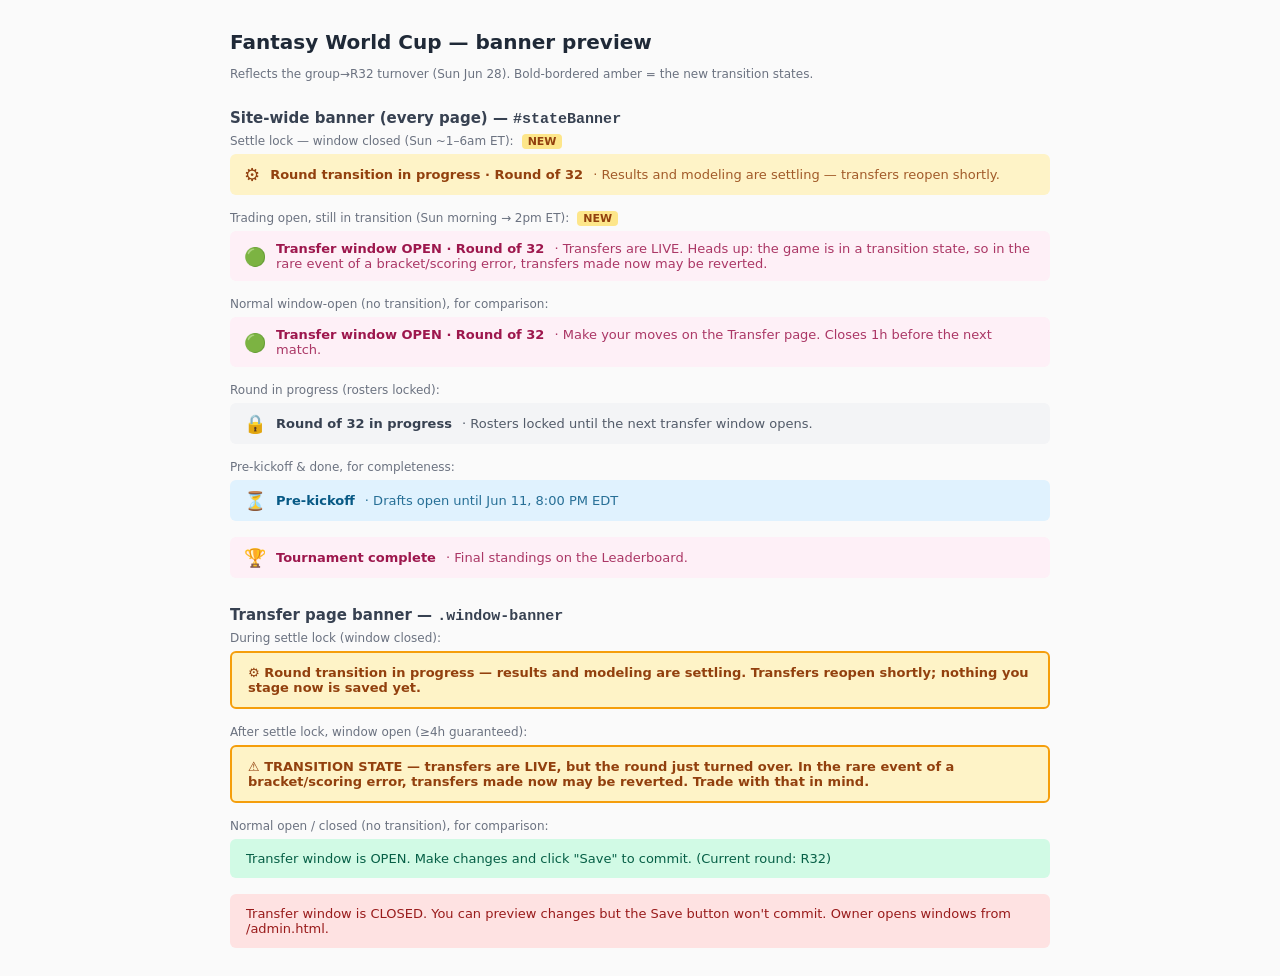
<file: docs/_banner_preview.html>
<!DOCTYPE html>
<!--
  DEV PREVIEW (not linked from the app). Shows every game-state banner,
  including the new transition states, with the REAL markup/CSS so you can
  eyeball them. Mirrors:
    - shared.js  -> renderStateBanner()      (the site-wide #stateBanner)
    - transfer.html -> .window-banner + its text (the transfer-page banner)
  Keep in sync if those change. Open directly:  open docs/_banner_preview.html
-->
<html lang="en">
<head>
<meta charset="utf-8">
<title>FWC banner preview</title>
<style>
  body { font-family: -apple-system, system-ui, sans-serif; max-width: 820px;
         margin: 30px auto; padding: 0 20px; color: #1f2937; background:#fafafa; }
  h1 { font-size: 20px; } h2 { font-size: 15px; margin: 28px 0 6px; color:#374151; }
  .when { font-size: 12px; color:#6b7280; margin: 0 0 6px; }
  .new { background:#fde68a; color:#92400e; font-size:11px; font-weight:700;
         padding:1px 6px; border-radius:4px; margin-left:8px; vertical-align:middle; }
  /* ---- transfer.html .window-banner (copied verbatim) ---- */
  .window-banner { padding: 12px 16px; border-radius: 6px; margin-bottom: 16px;
                   font-size: 13px; display: flex; align-items: center; gap: 12px; }
  .window-banner.open  { background: #d1fae5; color: #065f46; }
  .window-banner.closed { background: #fee2e2; color: #991b1b; }
  .window-banner.transition { background: #fef3c7; color: #92400e;
                              border: 2px solid #f59e0b; font-weight: 600; }
</style>
</head>
<body>
<h1>Fantasy World Cup — banner preview</h1>
<p class="when">Reflects the group→R32 turnover (Sun Jun 28). Bold-bordered amber = the new transition states.</p>

<h2>Site-wide banner (every page) — <code>#stateBanner</code></h2>
<div id="globalBanners"></div>

<h2>Transfer page banner — <code>.window-banner</code></h2>
<p class="when">During settle lock (window closed):</p>
<div class="window-banner transition closed">⚙️ Round transition in progress — results and modeling are settling. Transfers reopen shortly; nothing you stage now is saved yet.</div>
<p class="when">After settle lock, window open (≥4h guaranteed):</p>
<div class="window-banner transition">⚠️ TRANSITION STATE — transfers are LIVE, but the round just turned over. In the rare event of a bracket/scoring error, transfers made now may be reverted. Trade with that in mind.</div>
<p class="when">Normal open / closed (no transition), for comparison:</p>
<div class="window-banner open">Transfer window is OPEN. Make changes and click "Save" to commit. (Current round: R32)</div>
<div class="window-banner closed">Transfer window is CLOSED. You can preview changes but the Save button won't commit. Owner opens windows from /admin.html.</div>

<script>
// --- copy of shared.js renderStateBanner() output (keep in sync) ---
function renderStateBanner(targetEl, state) {
  const ROUND_NAMES = { 'group':'Group stage','R32':'Round of 32','R16':'Round of 16',
    'QF':'Quarter-finals','SF':'Semi-finals','F':'Final' };
  let bg, color, icon, title, sub;
  if (state.state === 'pre-kickoff') {
    bg='#e0f2fe'; color='#075985'; icon='⏳'; title='Pre-kickoff';
    sub='Drafts open until Jun 11, 8:00 PM EDT';
  } else if (state.state === 'round-in-progress') {
    bg='#f3f4f6'; color='#374151'; icon='🔒';
    title=`${ROUND_NAMES[state.round]} in progress`;
    sub='Rosters locked until the next transfer window opens.';
  } else if (state.state === 'transition-settling') {
    bg='#fef3c7'; color='#92400e'; icon='⚙️';
    title=`Round transition in progress · ${ROUND_NAMES[state.round]}`;
    sub='Results and modeling are settling — transfers reopen shortly.';
  } else if (state.state === 'window-open') {
    bg='#fef0f7'; color='#9d174d'; icon='🟢';
    title=`Transfer window OPEN · ${ROUND_NAMES[state.round]}`;
    sub = state.transition
      ? 'Transfers are LIVE. Heads up: the game is in a transition state, so in the rare event of a bracket/scoring error, transfers made now may be reverted.'
      : 'Make your moves on the Transfer page. Closes 1h before the next match.';
  } else if (state.state === 'done') {
    bg='#fef0f7'; color='#9d174d'; icon='🏆'; title='Tournament complete';
    sub='Final standings on the Leaderboard.';
  } else { return; }
  targetEl.insertAdjacentHTML('beforeend', `
    <div style="background:${bg}; color:${color}; padding:10px 14px; border-radius:6px;
                margin-bottom:16px; font-size:13px; display:flex; align-items:center; gap:10px">
      <span style="font-size:18px">${icon}</span>
      <div style="flex:1"><strong>${title}</strong>
        <span style="opacity:0.85; margin-left:6px">· ${sub}</span></div>
    </div>`);
}
const host = document.getElementById('globalBanners');
const label = (t, isNew) => host.insertAdjacentHTML('beforeend',
  `<p class="when">${t}${isNew ? '<span class="new">NEW</span>' : ''}</p>`);
label('Settle lock — window closed (Sun ~1–6am ET):', true);
renderStateBanner(host, { state:'transition-settling', round:'R32' });
label('Trading open, still in transition (Sun morning → 2pm ET):', true);
renderStateBanner(host, { state:'window-open', round:'R32', transition:true });
label('Normal window-open (no transition), for comparison:');
renderStateBanner(host, { state:'window-open', round:'R32' });
label('Round in progress (rosters locked):');
renderStateBanner(host, { state:'round-in-progress', round:'R32' });
label('Pre-kickoff & done, for completeness:');
renderStateBanner(host, { state:'pre-kickoff' });
renderStateBanner(host, { state:'done' });
</script>
</body>
</html>
</file>
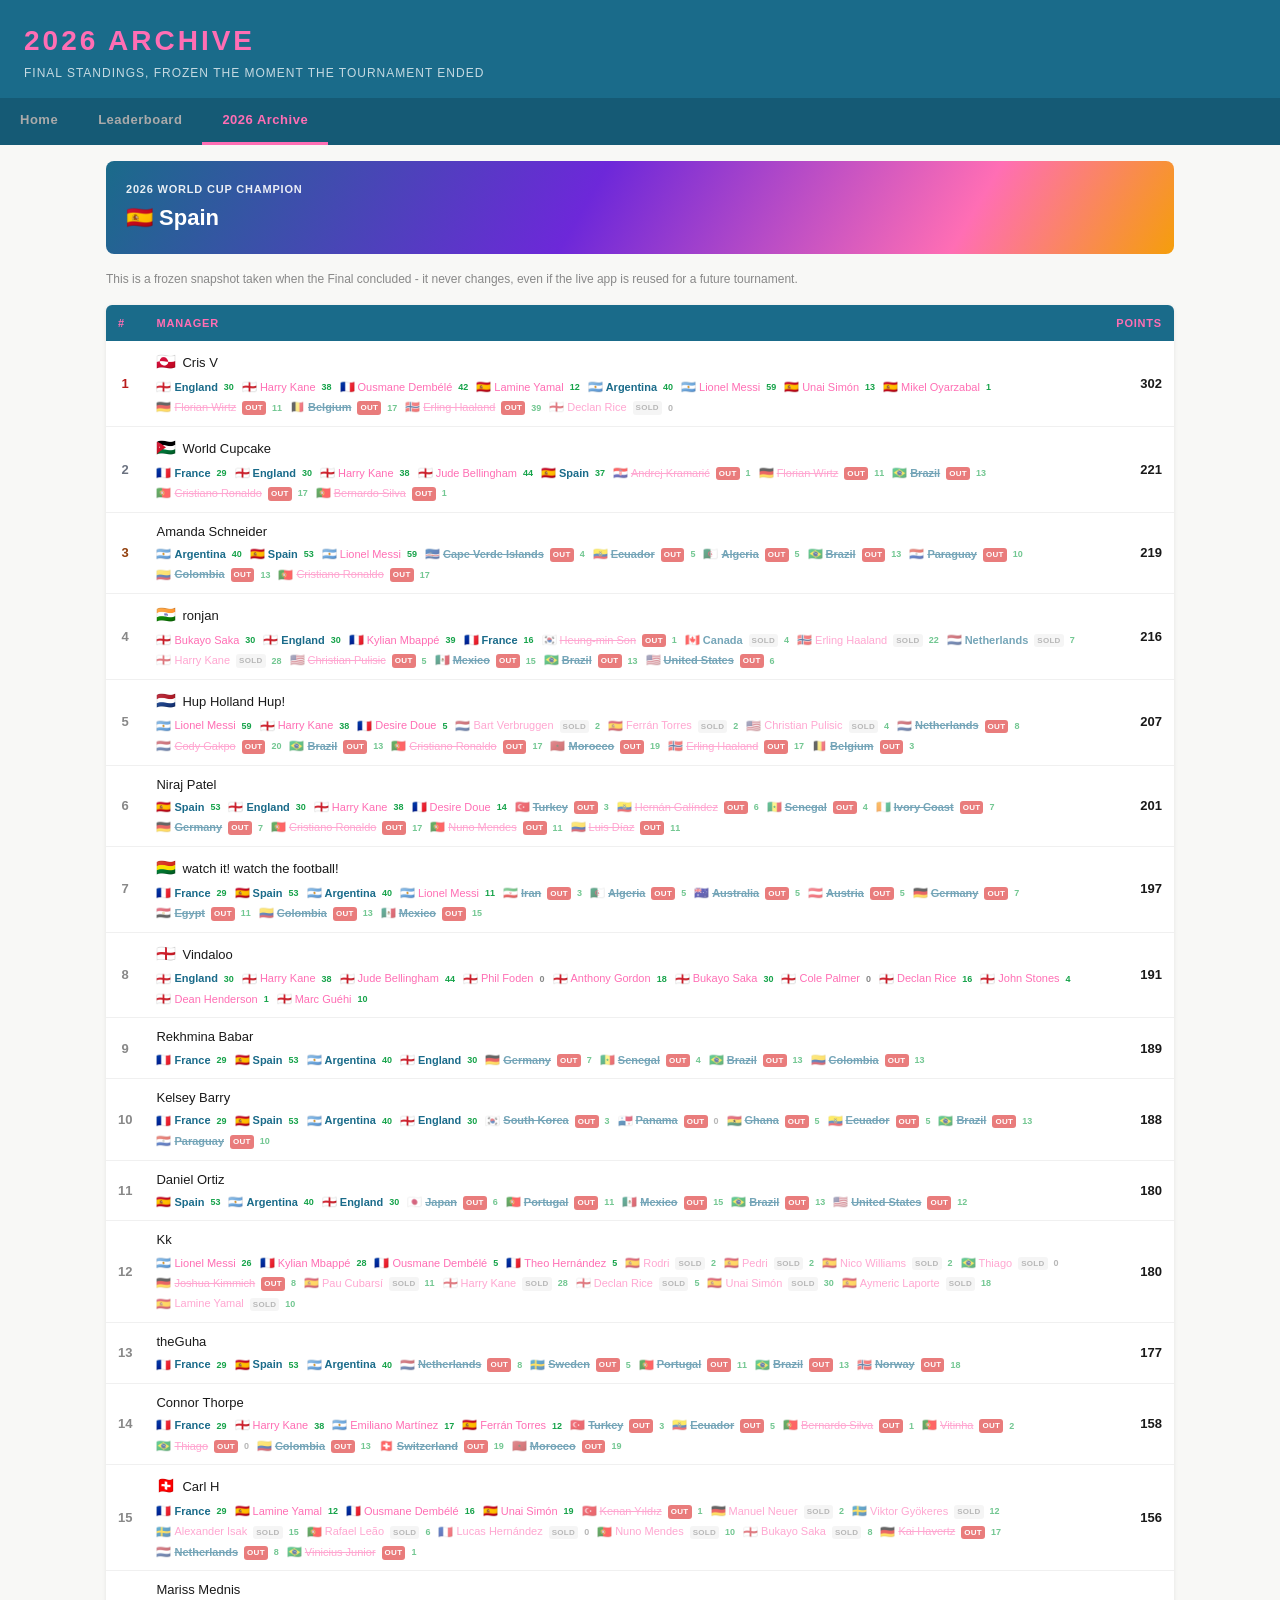
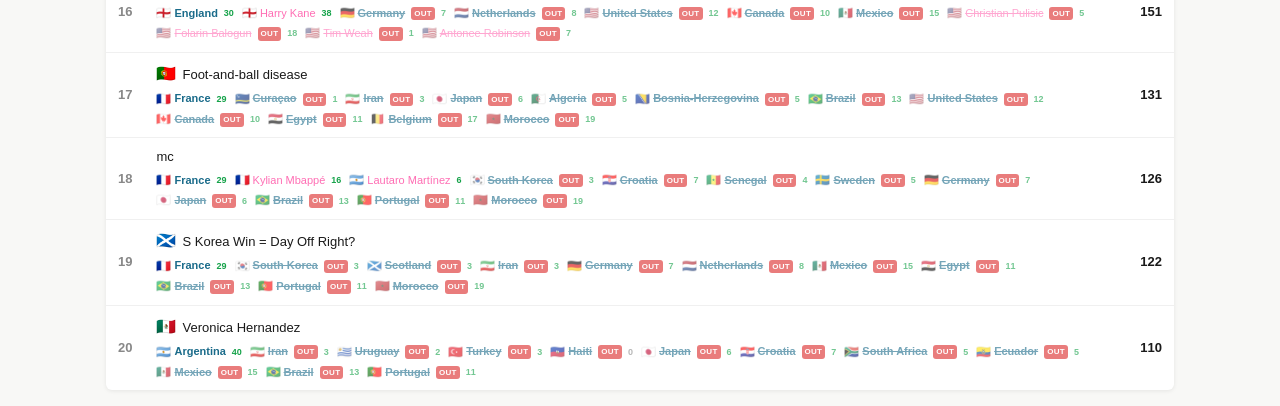
<file: docs/archive-2026.html>
<!DOCTYPE html>
<html lang="en">
<head>
<meta charset="UTF-8">
<meta name="viewport" content="width=device-width, initial-scale=1.0">
<title>2026 Archive · Fantasy World Cup 2026</title>
<link rel="stylesheet" href="./shared.css">
<style>
  .champion-card {
    background: linear-gradient(120deg,#1a6b8a,#6d28d9 45%,#ff6eb4 80%,#f59e0b);
    border-radius: 8px; padding: 20px; margin-bottom: 16px; color: #fff;
  }
  .champion-card .cc-eyebrow {
    font-size: 11px; font-weight: 700; letter-spacing: 0.8px; text-transform: uppercase;
    opacity: 0.9;
  }
  .champion-card .cc-name { font-size: 22px; font-weight: 800; margin-top: 4px; }

  /* Specificity note: shared.css's `table.data .rank-cell` rule (1 type + 2
     classes) outranks a plain `.rank-cell.podium-N` (2 classes) - so these
     need the `table.data` prefix too, or the muted default silently wins. */
  table.data .rank-cell.podium-1 { color: #b91c1c; }
  table.data .rank-cell.podium-2 { color: #6b7280; }
  table.data .rank-cell.podium-3 { color: #92400e; }

  .lb-roster {
    margin-top: 5px;
    display: flex; flex-wrap: wrap; gap: 3px 8px;
    font-size: 11px; line-height: 1.45;
  }
  .lb-roster .rp {
    display: inline-flex; align-items: center; gap: 3px;
    white-space: nowrap;
  }
  .lb-roster .rp.team   { color: var(--bg-header); font-weight: 600; }
  .lb-roster .rp.player { color: var(--accent); }
  .lb-roster .rp-flag {
    font-size: 12px;
    font-family: 'Apple Color Emoji','Segoe UI Emoji','Noto Color Emoji',sans-serif;
  }
  .lb-roster .rp-pts {
    margin-left: 3px;
    font-size: 9px; font-weight: 700;
    vertical-align: super;
    color: var(--text-muted);
  }
  .lb-roster .rp-pts.scoring { color: #16a34a; }
  .lb-roster .rp.rp-exited { opacity: 0.6; }
  .lb-roster .rp.rp-elim .rp-xname { text-decoration: line-through; }
  .lb-roster .rp-tag {
    font-size: 8px; font-weight: 700; text-transform: uppercase;
    letter-spacing: 0.3px; border-radius: 3px; padding: 1px 3px; margin-left: 3px;
  }
  .lb-roster .rp-tag.out  { color: #fff; background: #dc2626; }
  .lb-roster .rp-tag.sold { color: var(--text-muted); background: var(--border-row); }

  .archive-note {
    font-size: 12px; color: var(--text-muted); margin: 0 0 16px; line-height: 1.55;
  }
  .empty-state { text-align: center; padding: 48px 24px; color: var(--text-muted); }
</style>
</head>
<body>

<header class="site-header">
  <h1>2026 ARCHIVE</h1>
  <p class="subtitle">Final standings, frozen the moment the tournament ended</p>
</header>

<nav class="site-nav" id="siteNav">
  <a href="./index.html">Home</a>
  <a href="./leaderboard.html">Leaderboard</a>
  <a href="./archive-2026.html" class="active">2026 Archive</a>
</nav>

<main>
  <div id="championCard"></div>
  <p class="archive-note">
    This is a frozen snapshot taken when the Final concluded - it never changes,
    even if the live app is reused for a future tournament.
  </p>

  <table class="data">
    <thead>
      <tr>
        <th>#</th>
        <th>Manager</th>
        <th class="num">Points</th>
      </tr>
    </thead>
    <tbody id="archBody">
      <tr><td colspan="3" class="empty-state">Loading&hellip;</td></tr>
    </tbody>
  </table>
</main>

<script>
  const escape = (s) => String(s ?? '').replace(/[&<>"']/g, (c) => (
    { '&': '&amp;', '<': '&lt;', '>': '&gt;', '"': '&quot;', "'": '&#39;' }[c]
  ));

  async function loadArchive() {
    const archBody = document.getElementById('archBody');
    try {
      const [meta, leaderboard, teams, players, seedTeams] = await Promise.all([
        ...['meta', 'leaderboard', 'teams', 'players'].map(f =>
          fetch(`./archive/2026/${f}.json`).then(r => r.json())),
        fetch('./data/seed_teams.json').then(r => r.json()),
      ]);

      const teamById = Object.fromEntries(teams.map(t => [t.id, t]));
      const playerById = Object.fromEntries(players.map(p => [p.id, p]));
      const teamEmoji = Object.fromEntries(seedTeams.map(t => [t.id, t.emoji || '']));

      renderChampion(meta, teamEmoji);
      renderTable(leaderboard, teamById, playerById, teamEmoji);
    } catch (e) {
      archBody.innerHTML = `<tr><td colspan="3" class="empty-state">
        Couldn't load the archive: ${escape(e.message)}
      </td></tr>`;
    }
  }

  function renderChampion(meta, teamEmoji) {
    const el = document.getElementById('championCard');
    if (!meta.championTeamName) return;
    const emoji = teamEmoji[meta.championTeamId] || '';
    el.innerHTML = `
      <div class="champion-card">
        <div class="cc-eyebrow">2026 World Cup Champion</div>
        <div class="cc-name">${emoji ? emoji + ' ' : ''}${escape(meta.championTeamName)}</div>
      </div>`;
  }

  function rosterLineHtml(roster, exited) {
    const held = (roster || []).filter(p => p && p.currentlyHeld !== false);
    const exitedArr = exited || [];
    if (!held.length && !exitedArr.length) return '';
    const chip = (kind, flag, label, pts) =>
      `<span class="rp ${kind}">${flag ? `<span class="rp-flag">${flag}</span>` : ''}${escape(label)}` +
      `<span class="rp-pts${pts > 0 ? ' scoring' : ''}">${pts}</span></span>`;
    const exitedChip = (e, flag, label) => {
      const pts = e.points ?? 0;
      const elim = e.exitReason === 'eliminated';
      return `<span class="rp rp-exited ${elim ? 'rp-elim' : 'rp-sold'} ${e.kind}">` +
        `${flag ? `<span class="rp-flag">${flag}</span>` : ''}` +
        `<span class="rp-xname">${escape(label)}</span>` +
        `<span class="rp-tag ${elim ? 'out' : 'sold'}">${elim ? 'out' : 'sold'}</span>` +
        `<span class="rp-pts${pts > 0 ? ' scoring' : ''}">${pts}</span></span>`;
    };
    const chips = [
      ...held.map(p => chip(p.kind, p._flag, p._label, p.points ?? 0)),
      ...exitedArr.map(e => exitedChip(e, e._flag, e._label)),
    ];
    return `<div class="lb-roster">${chips.join('')}</div>`;
  }

  function renderTable(rows, teamById, playerById, teamEmoji) {
    const archBody = document.getElementById('archBody');
    if (!rows.length) {
      archBody.innerHTML = `<tr><td colspan="3" class="empty-state">No archived standings yet.</td></tr>`;
      return;
    }
    const labelFor = (kind, id) => kind === 'team'
      ? (teamById[id]?.name || id) : (playerById[id]?.name || id);
    const flagFor = (kind, id) => kind === 'team'
      ? (teamEmoji[id] || '') : (teamEmoji[playerById[id]?.teamId] || '');

    archBody.innerHTML = rows.map((u, i) => {
      const rank = i + 1;
      const podiumClass = rank <= 3 ? `podium-${rank}` : '';
      const flagSpan = u.countryFlag
        ? `<span style="font-size:16px; margin-right:6px; font-family:'Apple Color Emoji','Segoe UI Emoji','Noto Color Emoji',sans-serif">${u.countryFlag}</span>`
        : '';
      const roster = (u.roster || []).map(p =>
        ({ ...p, _label: labelFor(p.kind, p.assetId), _flag: flagFor(p.kind, p.assetId) }));
      const exited = (u.exitedPicks || []).map(p =>
        ({ ...p, _label: labelFor(p.kind, p.assetId), _flag: flagFor(p.kind, p.assetId) }));
      const rosterLine = rosterLineHtml(roster, exited);
      return `<tr>
        <td class="rank-cell ${podiumClass}">${rank}</td>
        <td>${flagSpan}${escape(u.name)}${rosterLine}</td>
        <td class="num"><strong>${u.totalPoints}</strong></td>
      </tr>`;
    }).join('');
  }

  loadArchive();
</script>
</body>
</html>
</file>
<file: docs/shared.css>
/* Fantasy World Cup - shared styles
 * Palette and conventions match the existing Power Rankings sites.
 * See /Users/ronjan/My Drive/~RJ/fakeronjan/Power Rankings/soccer international/docs/index.html
 */

:root {
  --bg-page:    #f8f8f6;
  --bg-card:    #ffffff;
  --bg-header:  #1a6b8a;
  --bg-nav:     #155a75;
  --accent:     #ff6eb4;
  --text-body:  #1a1a1a;
  --text-muted: #888;
  --border:     #ddd;
  --border-row: #f0f0f0;
}

*, *::before, *::after { box-sizing: border-box; margin: 0; padding: 0; }

body {
  font-family: -apple-system, BlinkMacSystemFont, 'Segoe UI', Roboto, sans-serif;
  background: var(--bg-page);
  color: var(--text-body);
  font-size: 14px;
  line-height: 1.5;
}

a { color: var(--bg-header); text-decoration: none; }
a:hover { text-decoration: underline; }

/* ---------- header ---------- */
header.site-header {
  background: var(--bg-header);
  color: #fff;
  padding: 20px 24px 16px;
}
header.site-header h1 {
  font-size: 28px;
  font-weight: 800;
  letter-spacing: 3px;
  color: var(--accent);
}
header.site-header p.subtitle {
  font-size: 12px;
  color: rgba(255,255,255,0.75);
  margin-top: 2px;
  letter-spacing: 1px;
  text-transform: uppercase;
}
header.site-header p.user-line {
  font-size: 12px;
  color: rgba(255,255,255,0.82);
  margin-top: 8px;
}
header.site-header p.user-line button {
  background: none;
  border: 1px solid rgba(255,255,255,0.4);
  color: #fff;
  padding: 3px 10px;
  border-radius: 999px;
  font-size: 11px;
  cursor: pointer;
  margin-left: 8px;
}
header.site-header p.user-line button:hover { border-color: var(--accent); color: var(--accent); }

/* ---------- nav ---------- */
nav.site-nav {
  background: var(--bg-nav);
  display: flex;
  gap: 0;
  overflow-x: auto;
}
nav.site-nav a {
  background: none;
  border: none;
  color: #aaa;
  padding: 12px 20px;
  font-size: 13px;
  font-weight: 600;
  cursor: pointer;
  letter-spacing: 0.5px;
  white-space: nowrap;
  border-bottom: 3px solid transparent;
  transition: color 0.15s, border-color 0.15s;
  text-decoration: none;
}
nav.site-nav a:hover { color: #fff; text-decoration: none; }
nav.site-nav a.active { color: var(--accent); border-bottom-color: var(--accent); }

/* ---------- main + cards ---------- */
main {
  padding: 16px;
  max-width: 1100px;
  margin: 0 auto;
}
.card {
  background: var(--bg-card);
  border-radius: 6px;
  padding: 24px;
  box-shadow: 0 1px 4px rgba(0,0,0,0.08);
  margin-bottom: 16px;
}
.card h2 {
  font-size: 18px;
  font-weight: 700;
  color: var(--bg-header);
  margin-bottom: 12px;
  letter-spacing: 0.5px;
}
.card p { margin-bottom: 8px; }
.card p.muted { color: var(--text-muted); font-size: 13px; }

/* ---------- buttons ---------- */
.btn {
  background: var(--bg-header);
  color: #fff;
  border: none;
  padding: 10px 18px;
  font-size: 14px;
  font-weight: 600;
  letter-spacing: 0.4px;
  border-radius: 4px;
  cursor: pointer;
  display: inline-flex;
  align-items: center;
  gap: 8px;
}
.btn:hover { background: var(--bg-nav); }
.btn.btn-accent { background: var(--accent); }
.btn.btn-accent:hover { background: #d94d92; }
.btn:disabled { opacity: 0.5; cursor: not-allowed; }

/* ---------- pills ---------- */
.pills { display: flex; flex-wrap: wrap; gap: 6px; margin-bottom: 12px; }
.pills button {
  background: var(--bg-card);
  border: 1px solid var(--border);
  color: var(--bg-header);
  padding: 6px 12px;
  font-size: 12px;
  font-weight: 600;
  border-radius: 999px;
  cursor: pointer;
  letter-spacing: 0.3px;
}
.pills button:hover { background: #fafafa; }
.pills button.active {
  background: var(--bg-header);
  color: var(--accent);
  border-color: var(--bg-header);
}

/* ---------- tables ---------- */
table.data {
  width: 100%;
  border-collapse: collapse;
  background: var(--bg-card);
  border-radius: 6px;
  overflow: hidden;
  box-shadow: 0 1px 4px rgba(0,0,0,0.08);
}
table.data thead th {
  background: var(--bg-header);
  color: var(--accent);
  padding: 10px 12px;
  text-align: left;
  font-size: 11px;
  font-weight: 700;
  letter-spacing: 0.8px;
  text-transform: uppercase;
  white-space: nowrap;
}
table.data tbody tr { border-bottom: 1px solid var(--border-row); }
table.data tbody tr:last-child { border-bottom: none; }
table.data tbody tr:hover { background: #fafafa; }
table.data tbody td {
  padding: 9px 12px;
  font-size: 13px;
  vertical-align: middle;
}
table.data .rank-cell {
  font-weight: 700;
  color: var(--text-muted);
  width: 36px;
  text-align: center;
}
table.data .num { font-variant-numeric: tabular-nums; text-align: right; }
table.data tr.eliminated td { color: var(--text-muted); text-decoration: line-through; }

/* ---------- form controls ---------- */
input[type="text"], input[type="search"], select {
  padding: 7px 10px;
  border: 1px solid var(--border);
  border-radius: 4px;
  font-size: 13px;
  background: var(--bg-card);
  font-family: inherit;
}
input[type="text"]:focus, input[type="search"]:focus, select:focus {
  outline: none;
  border-color: var(--bg-header);
}

/* ---------- flag emojis (replaces broken football-data.org crests) ----- */
/* Apple Color Emoji renders flags consistently on Mac/iOS. Other OSes fall
 * back to Segoe UI Emoji / Noto Color Emoji which also handle country
 * flags. Subdivision flags (England/Scotland) may degrade on Windows. */
.flag, .flag-sm {
  display: inline-block;
  vertical-align: middle;
  flex-shrink: 0;
  font-family: "Apple Color Emoji", "Segoe UI Emoji", "Noto Color Emoji", sans-serif;
  line-height: 1;
}
.flag    { font-size: 20px; margin-right: 8px; }
.flag-sm { font-size: 14px; margin-right: 6px; }

/* ---------- honor pills (awards + recent titles) ----------------------- */
.honors-line {
  margin-top: 3px;
  line-height: 1.7;
}
.honor-pill {
  display: inline-block;
  font-size: 10px;
  font-weight: 600;
  padding: 1px 7px;
  border-radius: 3px;
  background: rgba(255, 110, 180, 0.13);
  color: var(--accent);
  margin-right: 4px;
  letter-spacing: 0.2px;
  white-space: nowrap;
}
.honor-pill.recent-title {
  background: rgba(26, 107, 138, 0.10);
  color: var(--bg-header);
}

/* ---------- flag knockout cross-promo ---------- */
.flag-promo {
  display: flex; align-items: center; gap: 12px; text-decoration: none;
  background: linear-gradient(120deg, #1a6b8a 0%, #6d28d9 45%, #ff6eb4 80%, #f59e0b 100%);
  color: #fff; border-radius: 10px; padding: 12px 16px; margin-bottom: 16px;
  box-shadow: 0 3px 14px rgba(109,40,217,0.20);
}
.flag-promo:hover { text-decoration: none; filter: brightness(1.06); }
.flag-promo .fp-emoji { font-size: 26px; line-height: 1; }
.flag-promo .fp-flag-img {
  height: 28px; width: auto; border-radius: 3px; border: 1px solid rgba(255,255,255,0.6);
  flex-shrink: 0;
}
.flag-promo .fp-text { flex: 1; display: flex; flex-direction: column; line-height: 1.25; }
.flag-promo .fp-msg { font-weight: 800; font-size: 14px; }
.flag-promo .fp-sub { font-size: 12px; opacity: 0.92; }
.flag-promo .fp-cta {
  background: rgba(255,255,255,0.95); color: #6d28d9; font-weight: 800; font-size: 13px;
  padding: 6px 14px; border-radius: 999px; white-space: nowrap;
}
.flag-promo .fp-preview {
  font-size: 9px; text-transform: uppercase; letter-spacing: 0.5px;
  background: rgba(0,0,0,0.25); padding: 1px 6px; border-radius: 4px; margin-left: 6px;
  vertical-align: middle; font-weight: 700;
}

/* ---------- helpers ---------- */
.muted { color: var(--text-muted); }
.accent-text { color: var(--accent); font-weight: 700; }
.spacer { flex: 1; }
.row-flex { display: flex; align-items: center; gap: 12px; flex-wrap: wrap; }

/* ---------- sign-in callout ---------- */
.signin-card {
  text-align: center;
  padding: 48px 24px;
  max-width: 480px;
  margin: 40px auto;
}
.signin-card h2 { font-size: 22px; margin-bottom: 8px; }
.signin-card p { margin-bottom: 24px; color: var(--text-muted); }
.signin-card .btn { padding: 12px 24px; font-size: 15px; }
</file>
